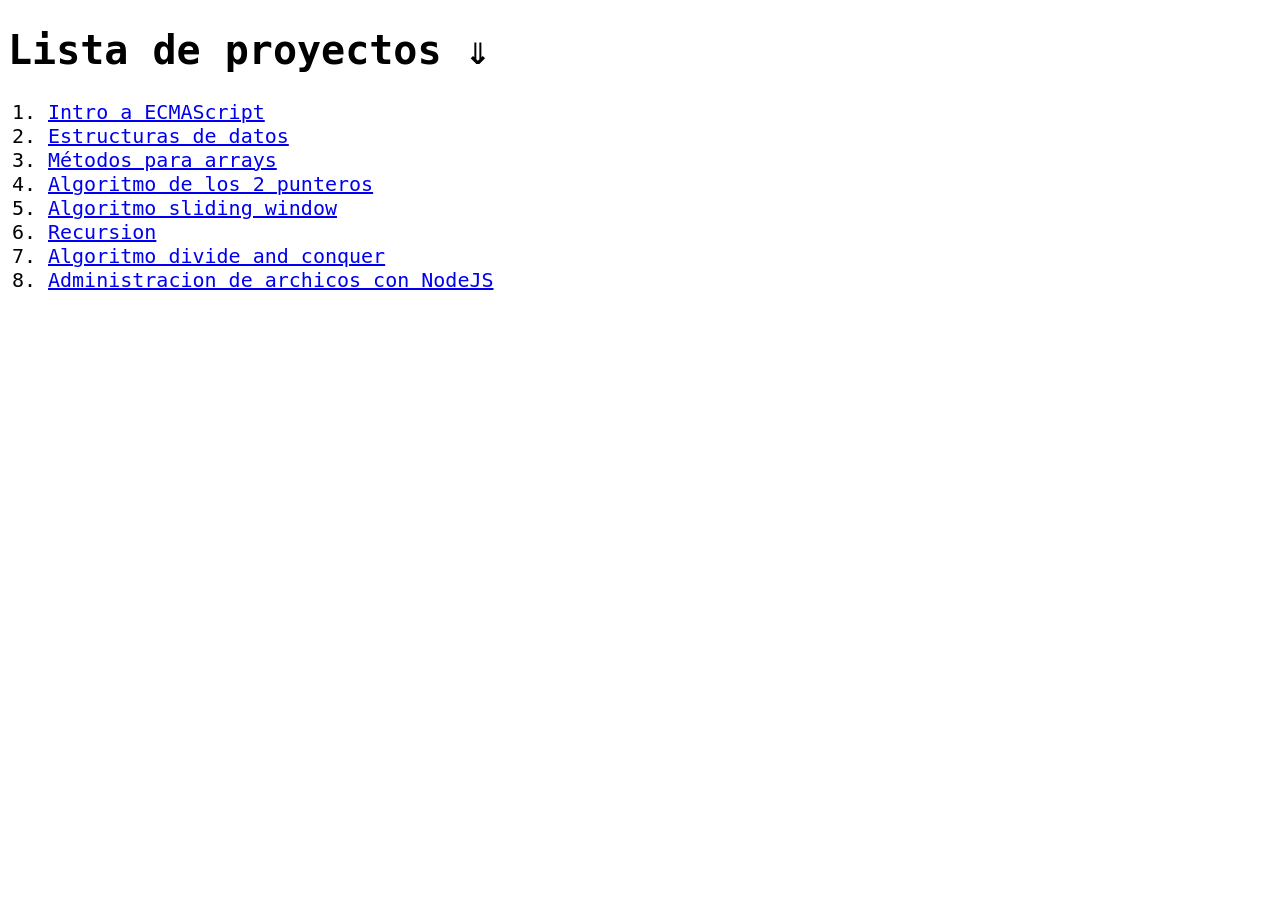
<file: index.html>
<!DOCTYPE html>
<html lang="en">
<head>
    <meta charset="UTF-8">
    <meta name="viewport" content="width=device-width, initial-scale=1.0">
    <link rel="stylesheet" href="style.css">
    <title>🌌 ProyectHub&cap;4 ☄️</title>
</head>
<body>
    <main>
        <h1>Lista de proyectos &Downarrow;</h1>
        <ol>
            <li><a href="./01-Intro-a-ECMAScript/proyectos/index.html">Intro a ECMAScript</a></li>
            <li><a href="./02-Estructuras-de-datos-en-JS/proyectos/index.html">Estructuras de datos</a></li>
            <li><a href="./03-Metodos-para-arrays-JS/proyectos/index.html">Métodos para arrays</a></li>
            <li><a href="https://github.com/JonyR3G0/Front-end-m04/blob/master/04-Algoritmo-de-los-2-punteros/proyecto/app.js">Algoritmo de los 2 punteros</a></li>
            <li><a href="https://github.com/JonyR3G0/Front-end-m04/blob/master/05-Algoritmo-Sliding-Window/proyecto/app.js">Algoritmo sliding window</a></li>
            <li><a href="https://github.com/JonyR3G0/Front-end-m04/blob/master/06-Recursion-y-backtracking/proyecto/app.js">Recursion</a></li>
            <li><a href="https://github.com/JonyR3G0/Front-end-m04/blob/master/07-Algoritmos-divide-y-venceras/proyecto/app.js">Algoritmo divide and conquer</a></li>
            <li><a href="https://github.com/JonyR3G0/Front-end-m04/blob/master/08-Manejo-de-archivos-JS-NodeJS/proyect/gestorNotas.js">Administracion de archicos con NodeJS</a></li>
        </ol>
    </main>
</body>
</html>
</file>
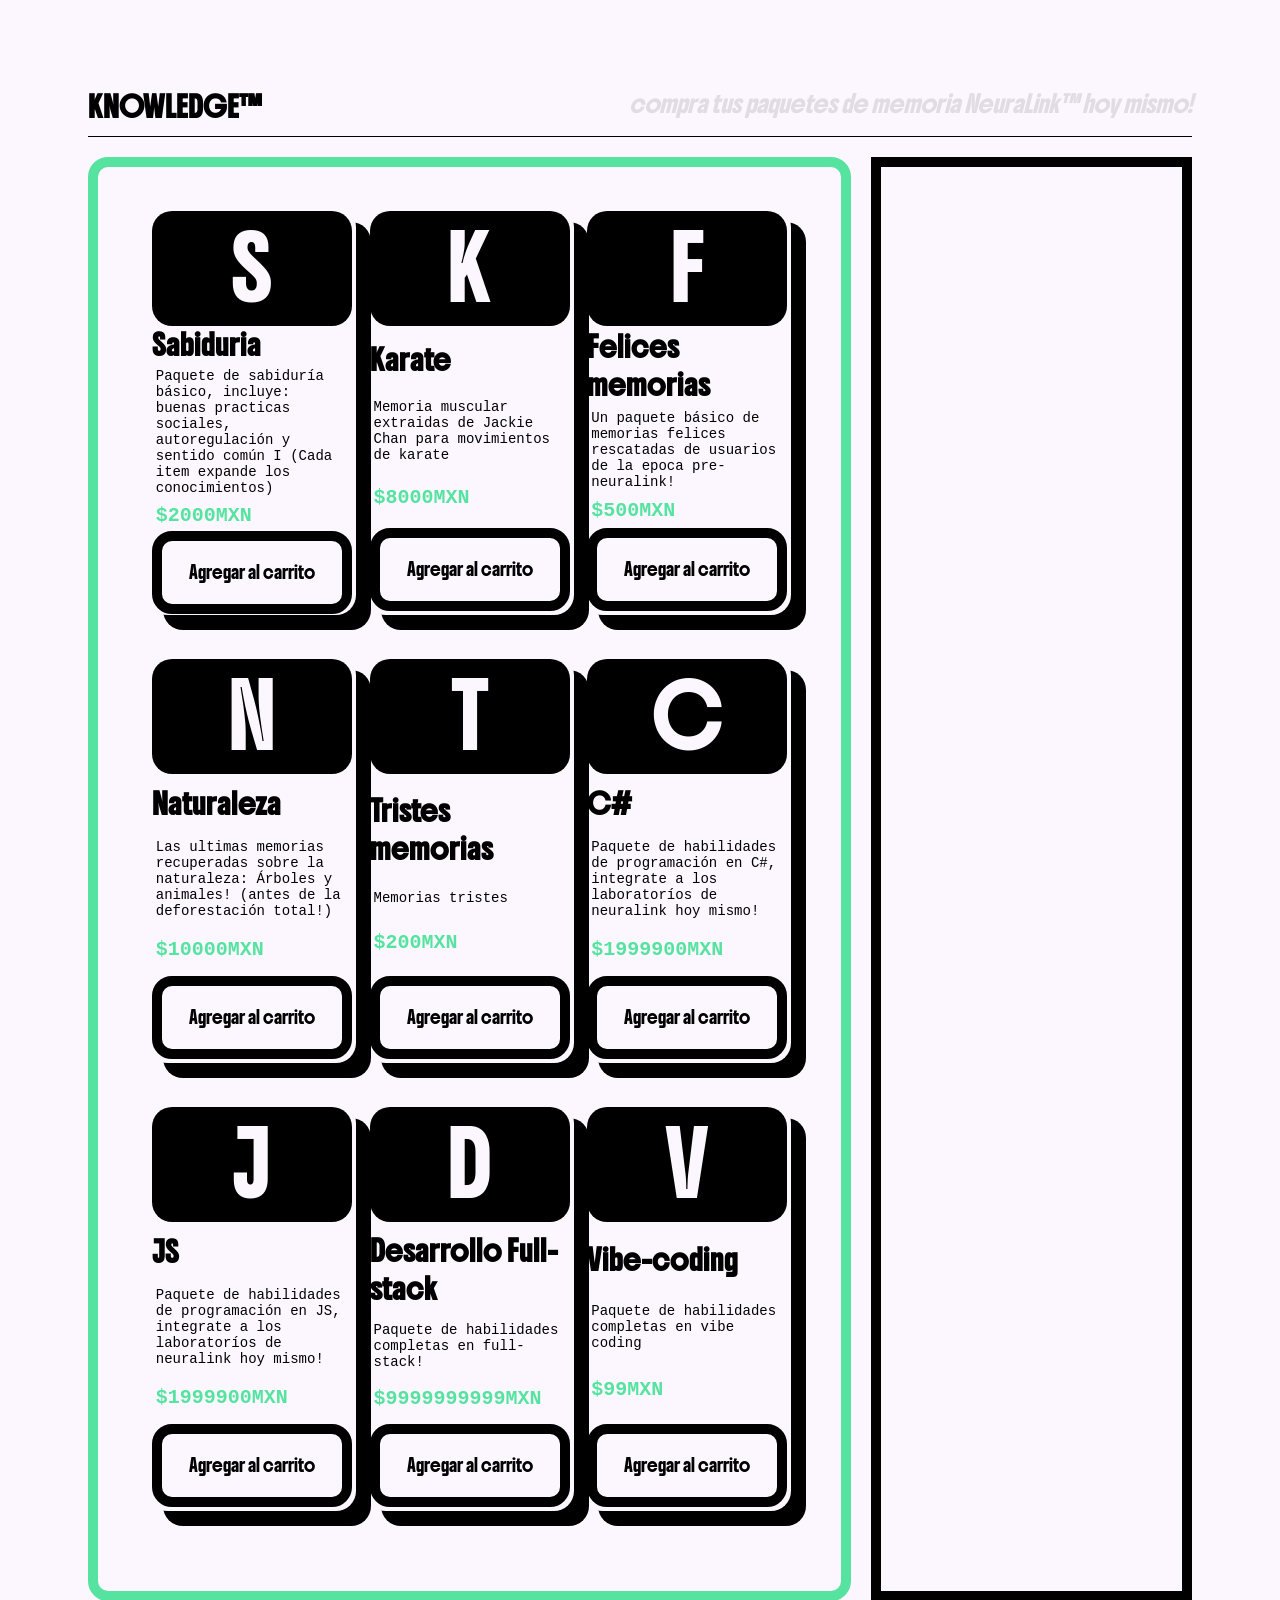
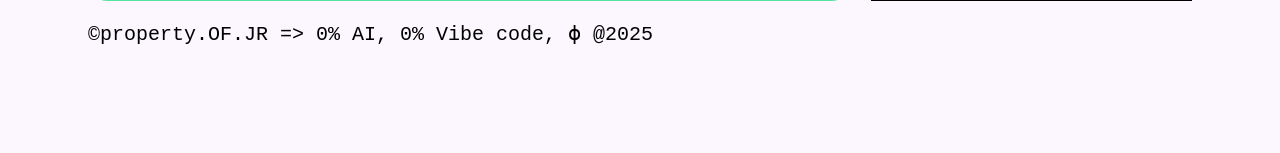
<file: 02 - Estructuras de datos/proyectos/index.html>
<!DOCTYPE html>
<html lang="en">
<head>
    <meta charset="UTF-8">
    <meta name="viewport" content="width=device-width, initial-scale=1.0">
    <!-- Fonts by google -->
    <link rel="preconnect" href="https://fonts.googleapis.com">
    <link rel="preconnect" href="https://fonts.gstatic.com" crossorigin>
    <link href="https://fonts.googleapis.com/css2?family=Boldonse&display=swap" rel="stylesheet">
    <!--  -->
    <link rel="stylesheet" href="style.css">
    <title>Knowledge&trade;</title>
</head>
<body>
    <header><h1>KN<span class="title__highlight">O</span>WLEDGE&trade;</h1> <h1 class="subtitle">compra tus paquetes de memoria NeuraLink&trade; hoy mismo!</h1></header>
    <main class="products">
        <div class="products__container" id="products">
        </div>
        <aside class="cart" id="cart">
        </aside>
    </main>
    <footer>&copy;property.OF.JR => 0% AI, 0% Vibe code, &straightphi; @2025</footer>
    <script type="module" src="./app.js"></script>
</body>
</html>
</file>
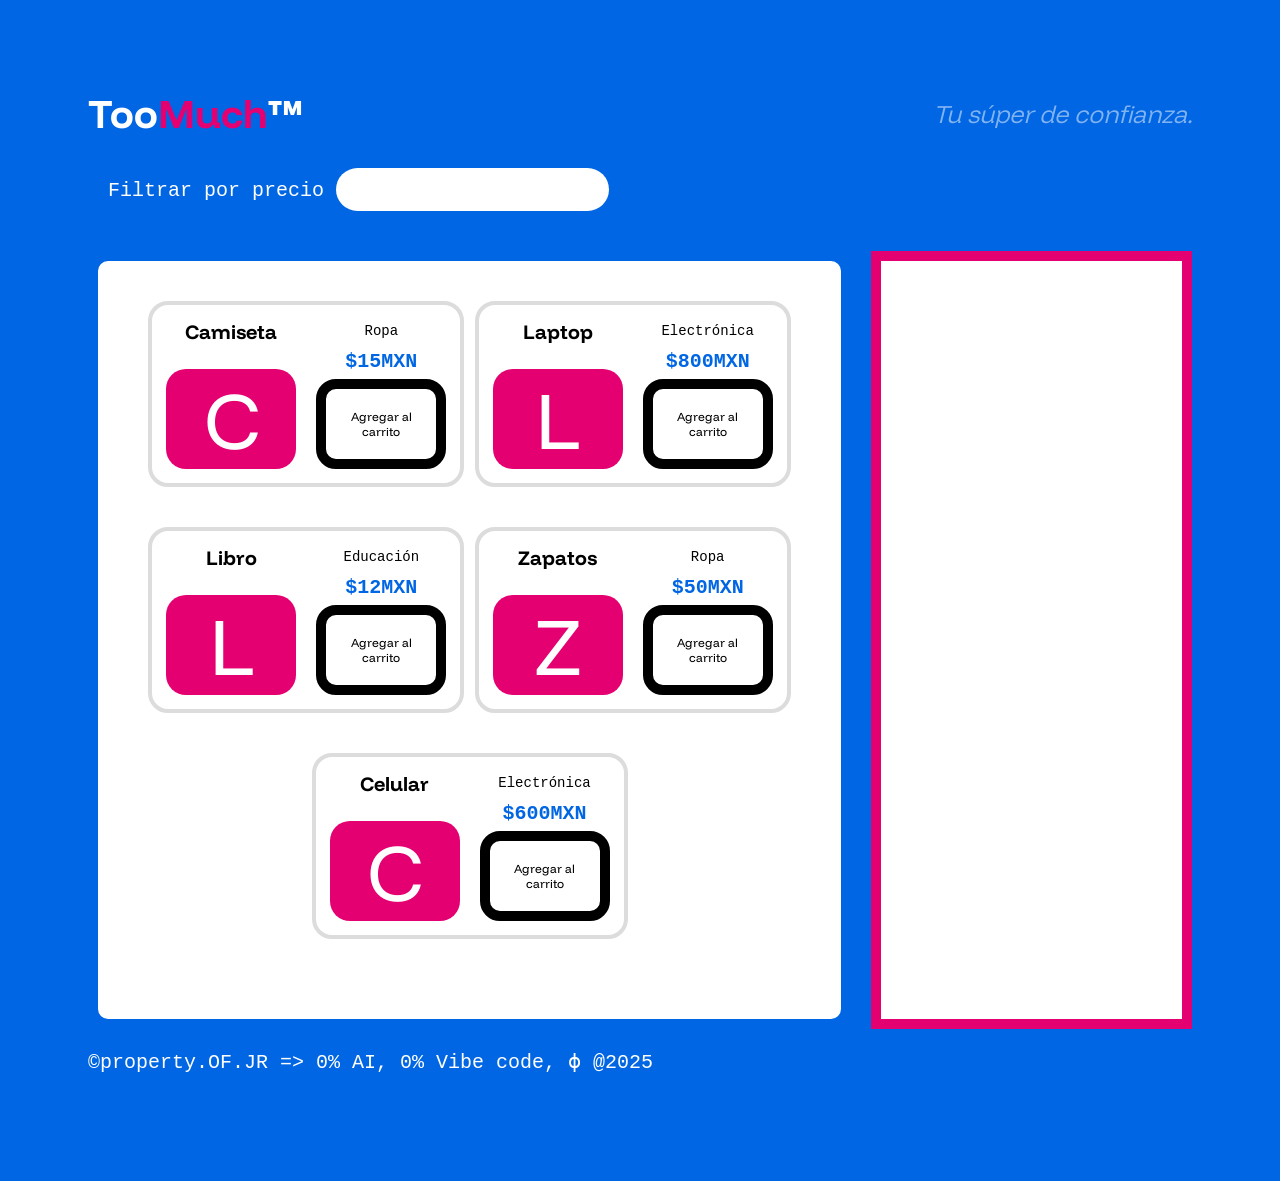
<file: 03-Metodos-para-arrays-JS/proyectos/index.html>
<!DOCTYPE html>
<html lang="en">
<head>
    <meta charset="UTF-8">
    <meta name="viewport" content="width=device-width, initial-scale=1.0">
    <!-- Fonts by google -->
    <link rel="preconnect" href="https://fonts.googleapis.com">
    <link rel="preconnect" href="https://fonts.gstatic.com" crossorigin>
    <link href="https://fonts.googleapis.com/css2?family=Funnel+Display:wght@300..800&display=swap" rel="stylesheet">
    <!--  -->
    <link rel="stylesheet" href="style.css">
    <title>TooMuch</title>
</head>
<body>
    <header><h1>Too<span class="title__highlight">Much</span>&trade;</h1> <h1 class="subtitle">Tu s&uacute;per de confianza.</h1></header>
    <nav>
        <label for="costo">Filtrar por precio</label>
        <input type="text" name="costo" id="costo">
    </nav>
    <main class="products">
        <div class="products__container" id="products">
        </div>
        <aside class="cart" id="cart">
        </aside>
    </main>
    <footer>&copy;property.OF.JR => 0% AI, 0% Vibe code, &straightphi; @2025</footer>
    <script type="module" src="./app.js"></script>
</body>
</html>
</file>
<file: style.css>
body{
    font-family: monospace;
    font-size: 20px;
}
</file>
<file: 02 - Estructuras de datos/proyectos/style.css>
:root {
  --color-dark: #000000;
  --color-accent: #56e39f;
  --color-light: #fcf7ff;
}

* {
  font-size: 20px;
  padding: 2rem;
}

body {
  background-color: var(--color-light);
  color: var(--color-dark);
    font-family:monospace;
}

header {
  padding: 0 0 0.5rem 0;
  border-bottom: var(--color-dark) 1px solid;
  display: flex;
  flex-direction: row;
  justify-content: space-between;
}

h1 {
  margin: 0%;
  padding: 0%;
  font-family: "Boldonse", "Courier New", Courier, monospace;
}

.subtitle{
  font-style: italic;
  font-weight: lighter;
  font-size: smaller;
  opacity: 0.1;
}

.title__highlight {
  padding: 0%;
  animation: title__highlight__key 2s step-start infinite;
}

.products {
  margin-top: 1rem;
  padding: 0%;
  display: flex;
}

.products__container {
  flex: 3;
  border: 0.5rem solid var(--color-accent);
  display: flex;
  flex-direction: row;
  flex-wrap: wrap;
  justify-content: space-evenly;
  border-radius: 1rem;
  margin-right: 1rem;
  /* background-color: var(--color-dark); */
}

.products__card {
  margin: 0;
  margin-bottom: 2rem;
  padding: 0.2rem;
  /* border: 0.2rem solid var(--color-dark); */
  border-radius: 1rem;
  width: 200px;
  height: 400px;
  display: flex;
  flex-direction: column;
  justify-content: space-between;
  box-shadow: 0.75rem 0.75rem var(--color-dark);
  transition: all 0.7s ease-in-out;
  overflow-y: scroll;
}

.products__card:hover {
  background-color: rgb(235, 243, 241);
  box-shadow: 0.75rem 0.75rem rgb(61, 61, 61);
}

.cart{
  transition: all 0.2s ease-in-out;
}

.cart__card{
  background-color: rgb(235, 243, 241);
  transition: all 0.2s ease-in-out;
  padding: .5rem;
  margin: 1rem;
}

.card__icon {
  font-size: 3rem;
  font-family: "Boldonse", "Courier New", Courier, monospace;
  color: var(--color-light);
  background-color: var(--color-dark);
  text-align: center;
  border-radius: 1rem;
  margin: 0;
  padding: 0;
}

.card__title {
  font-family: "Boldonse", "Courier New", Courier, monospace;
  margin: 0;
  padding: 0;
}

.card__description {
  margin: 0;
  padding: .2rem;
  font-size: 0.7rem;
}

.card__button {
  margin: 0;
  padding: 1rem;
  background-color: transparent;
  color: var(--color-dark);
  font-family: "Boldonse", "Courier New", Courier, monospace;
  font-size: 0.6rem;
  border: 0.5rem solid var(--color-dark);
  border-radius: 1rem;
  transition: all 0.1s ease-in-out;
}

.card__button:hover{
  cursor: pointer;
}

.card__button:active {
  scale: .95;
  background-color: var(--color-accent);
  color: var(--color-light);
  border-color: var(--color-accent);
}

.card__button--removeCart {
  margin: 0;
  padding: .2rem;
  color: var(--color-light);
  background-color: var(--color-dark);
  border-radius: 1rem;
  transition: all 0.1s ease-in-out;
}

.card__button--removeCart:active {
  scale: 1.1;
  background-color: red;
  border-color: red;
}

.card__price {
  margin: 0;
  padding: .2rem;
  font-weight: bold;
  color: var(--color-accent);
}

.not--padding-margin {
  margin: 0;
  padding: 0%;
}

.cart {
  border: 0.5rem solid var(--color-dark);
  flex: 1;
  /* background-color: var(--color-accent); */
}

footer {
  padding: 1rem 0 1rem 0;
}

@keyframes title__highlight__key {
  0% {
    color: var(--color-dark);
  }
  50% {
    color: var(--color-accent);
  }
  100% {
    color: var(--color-dark);
  }
}
</file>
<file: 03-Metodos-para-arrays-JS/proyectos/style.css>
:root {
  --color-dark: #000000;
  --color-accent: #0066e3;
  --color-accent-2: #e50072;
  --color-light: #FFFFFF;
}

* {
  font-size: 20px;
  padding: 2rem;
}

body {
  background-color: var(--color-accent);
  color: var(--color-dark);
    font-family:monospace;
}

header {
  padding: 0 0 0.5rem 0;
  /* border-bottom: var(--color-dark) 1px solid; */
  display: flex;
  flex-direction:row;
  align-items: center;
  justify-content: space-between;
  background-color: var(--color-accent);
}

h1 {
  margin: 0%;
  padding: 0%;
  font-size: 2rem;
  font-family: "Funnel Display", "Courier New", Courier, monospace;
  color: var(--color-light);
}

.subtitle{
  font-size: 1.25rem;
  font-style: italic;
  font-weight: lighter;
  opacity: 0.5;
}

.title__highlight {
  padding: 0%;
  font-size: 2rem;
  color: var(--color-accent-2)
  /* animation: title__highlight__key 2s infinite; */
}

.products {
  margin-top: 1rem;
  padding: 0%;
  display: flex;
}

.products__container {
  background-color: var(--color-light);
  flex: 3;
  border: 0.5rem solid var(--color-accent);
  display: flex;
  flex-direction: row;
  flex-wrap: wrap;
  justify-content: space-evenly;
  border-radius: 1rem;
  margin-right: 1rem;
  /* background-color: var(--color-dark); */
}

.products__card {
  margin: 0;
  margin-bottom: 2rem;
  padding: 0.2rem;
  /* border: 0.2rem solid var(--color-dark); */
  border-radius: 1rem;
  width: 300px;
  height: 170px;
  display: flex;
  flex-direction:row;
  justify-content: space-between;
  /* box-shadow: 0.75rem 0.75rem var(--color-dark); */
  transition: all 0.4s ease-in-out;
  background-color: var(--color-light);
  overflow-y: scroll;
  border: solid .2rem gainsboro;
}

.products__card:hover {
  background-color: rgb(235, 237, 245);
  border: solid .2rem var(--color-accent);
  /* box-shadow: 0.75rem 0.75rem rgb(61, 61, 61); */
}

.cart{
  background-color: var(--color-light);
  transition: all 0.2s ease-in-out;
}

.cart__card{
  background-color: rgb(235, 243, 241);
  transition: all 0.2s ease-in-out;
  padding: .5rem;
  margin: 1rem;
}

.card__icon {
  font-size: 4rem;
  font-family: "Funnel Display", "Courier New", Courier, monospace;
  color: var(--color-light);
  background-color: var(--color-accent-2);
  text-align: center;
  border-radius: 1rem;
  margin: 0;
  padding: 0;
  width:100%;
}

.card__title {
  font-family: "Funnel Display", "Courier New", Courier, monospace;
  margin: 0;
  padding: 0;
}

.card__description {
  margin: 0;
  padding: .2rem;
  font-size: 0.7rem;
}

.card__button {
  margin: 0;
  padding: 1rem;
  background-color: transparent;
  color: var(--color-dark);
  font-family: "Funnel Display", "Courier New", Courier, monospace;
  font-size: 0.6rem;
  border: 0.5rem solid var(--color-dark);
  border-radius: 1rem;
  transition: all 0.1s ease-in-out;
}

.card__button:hover{
  cursor: pointer;
}

.card__button:active {
  scale: .95;
  background-color: var(--color-accent);
  color: var(--color-light);
  border-color: var(--color-accent);
}

.card__section{
  display: flex;
  flex-direction: column;
  justify-content: space-between;
  align-items: center;
  padding: .5rem;
  flex: 1;
}

.card__button--removeCart {
  margin: 0;
  padding: .2rem;
  color: var(--color-light);
  background-color: var(--color-dark);
  border-radius: 1rem;
  transition: all 0.1s ease-in-out;
}

.card__button--removeCart:active {
  scale: 1.1;
  background-color: red;
  border-color: red;
}

.card__price {
  margin: 0;
  padding: .2rem;
  font-weight: bold;
  color: var(--color-accent);
}

.not--padding-margin {
  margin: 0;
  padding: 0%;
}

.cart {
  border: 0.5rem solid var(--color-accent-2);
  flex: 1;
  /* background-color: var(--color-accent); */
}

h2{
  font-size: 2rem;
  margin: 0;
  padding: 0;
}

.products__highlight{
  color: var(--color-light);
  overflow: hidden;
  background: linear-gradient(to right, var(--color-accent), var(--color-accent-2));
  border: none;
}

nav{
  margin: 0;
  padding: 1rem;
  color: var(--color-light);
}

nav label{
  margin: 0;
  padding: 0;
}

#costo{
  margin: 0;
  padding: .5rem;
  border: none;
  border-radius: 2rem;
}

footer {
  padding: 1rem 0 1rem 0;
  color: var(--color-light);
}

@keyframes title__highlight__key {
  0% {
    color: var(--color-dark);
  }
  50% {
    color: var(--color-accent);
  }
  100% {
    color: var(--color-dark);
  }
}
</file>
